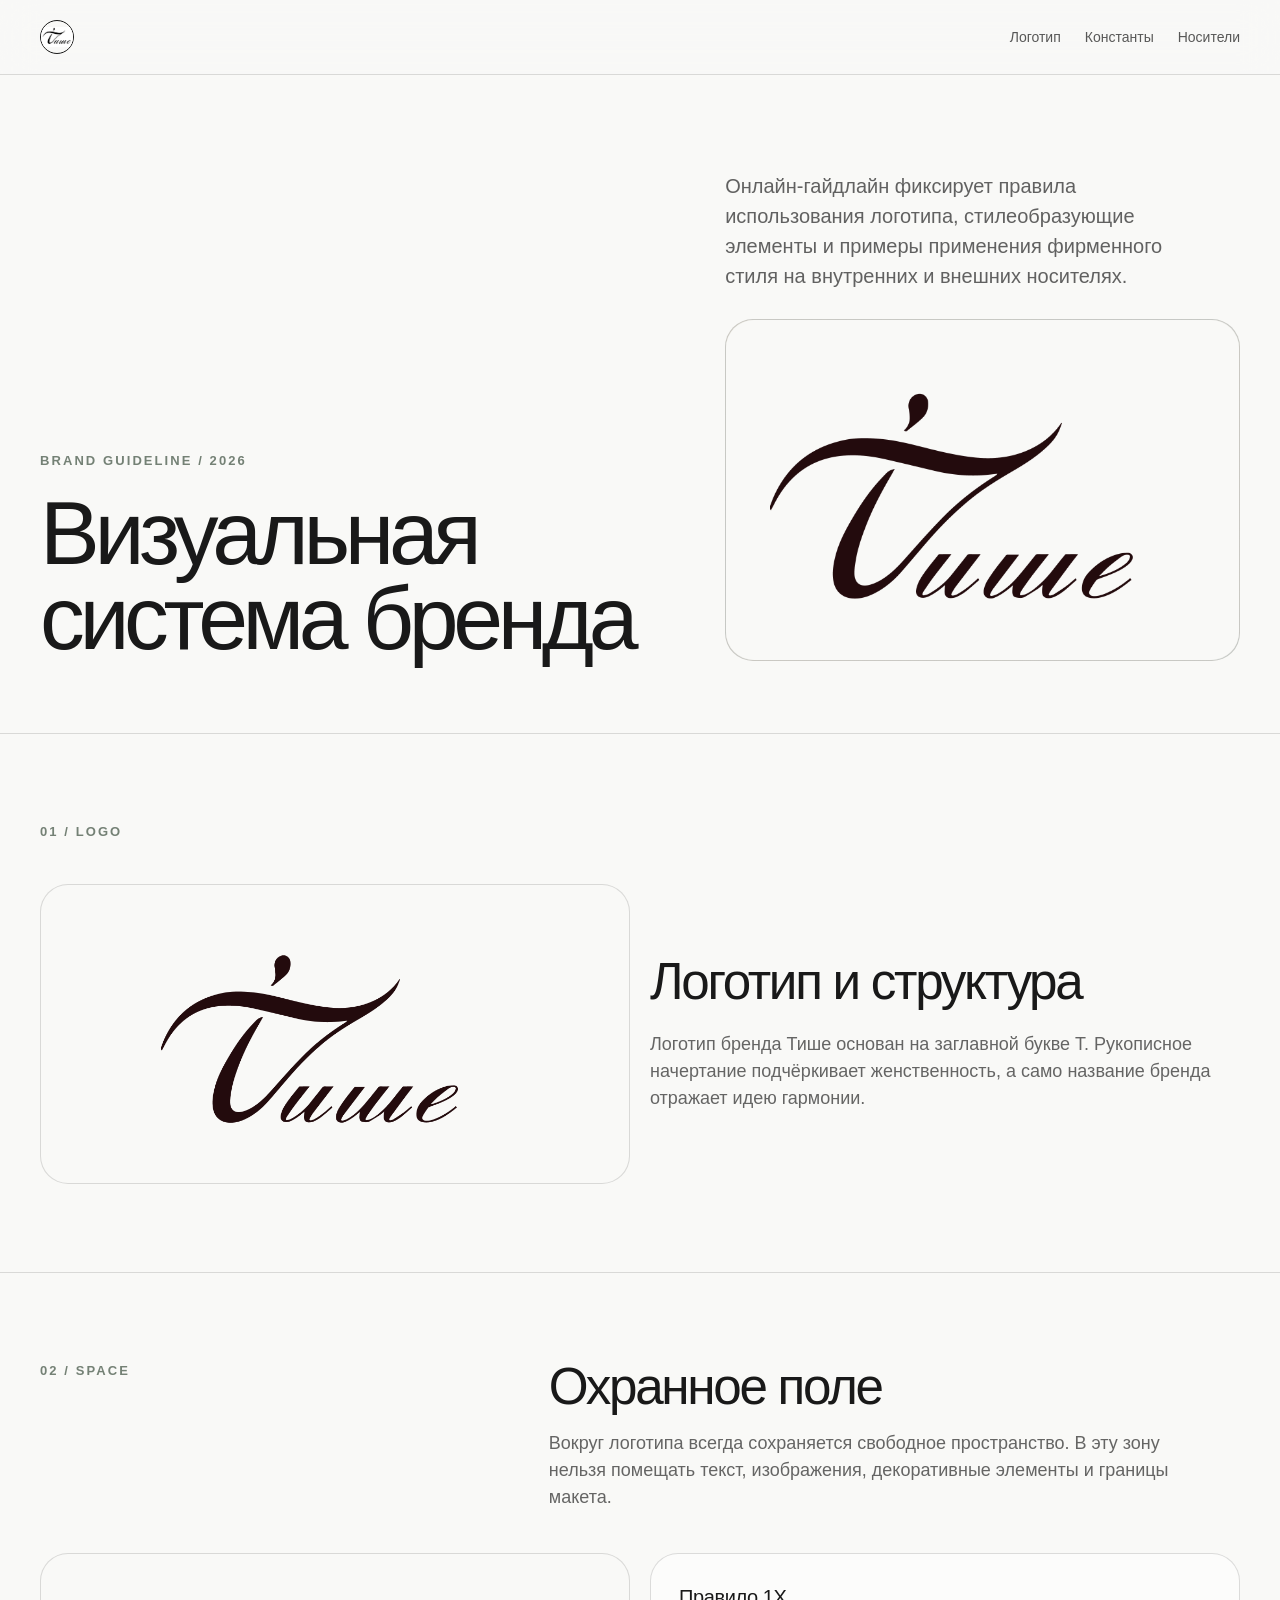
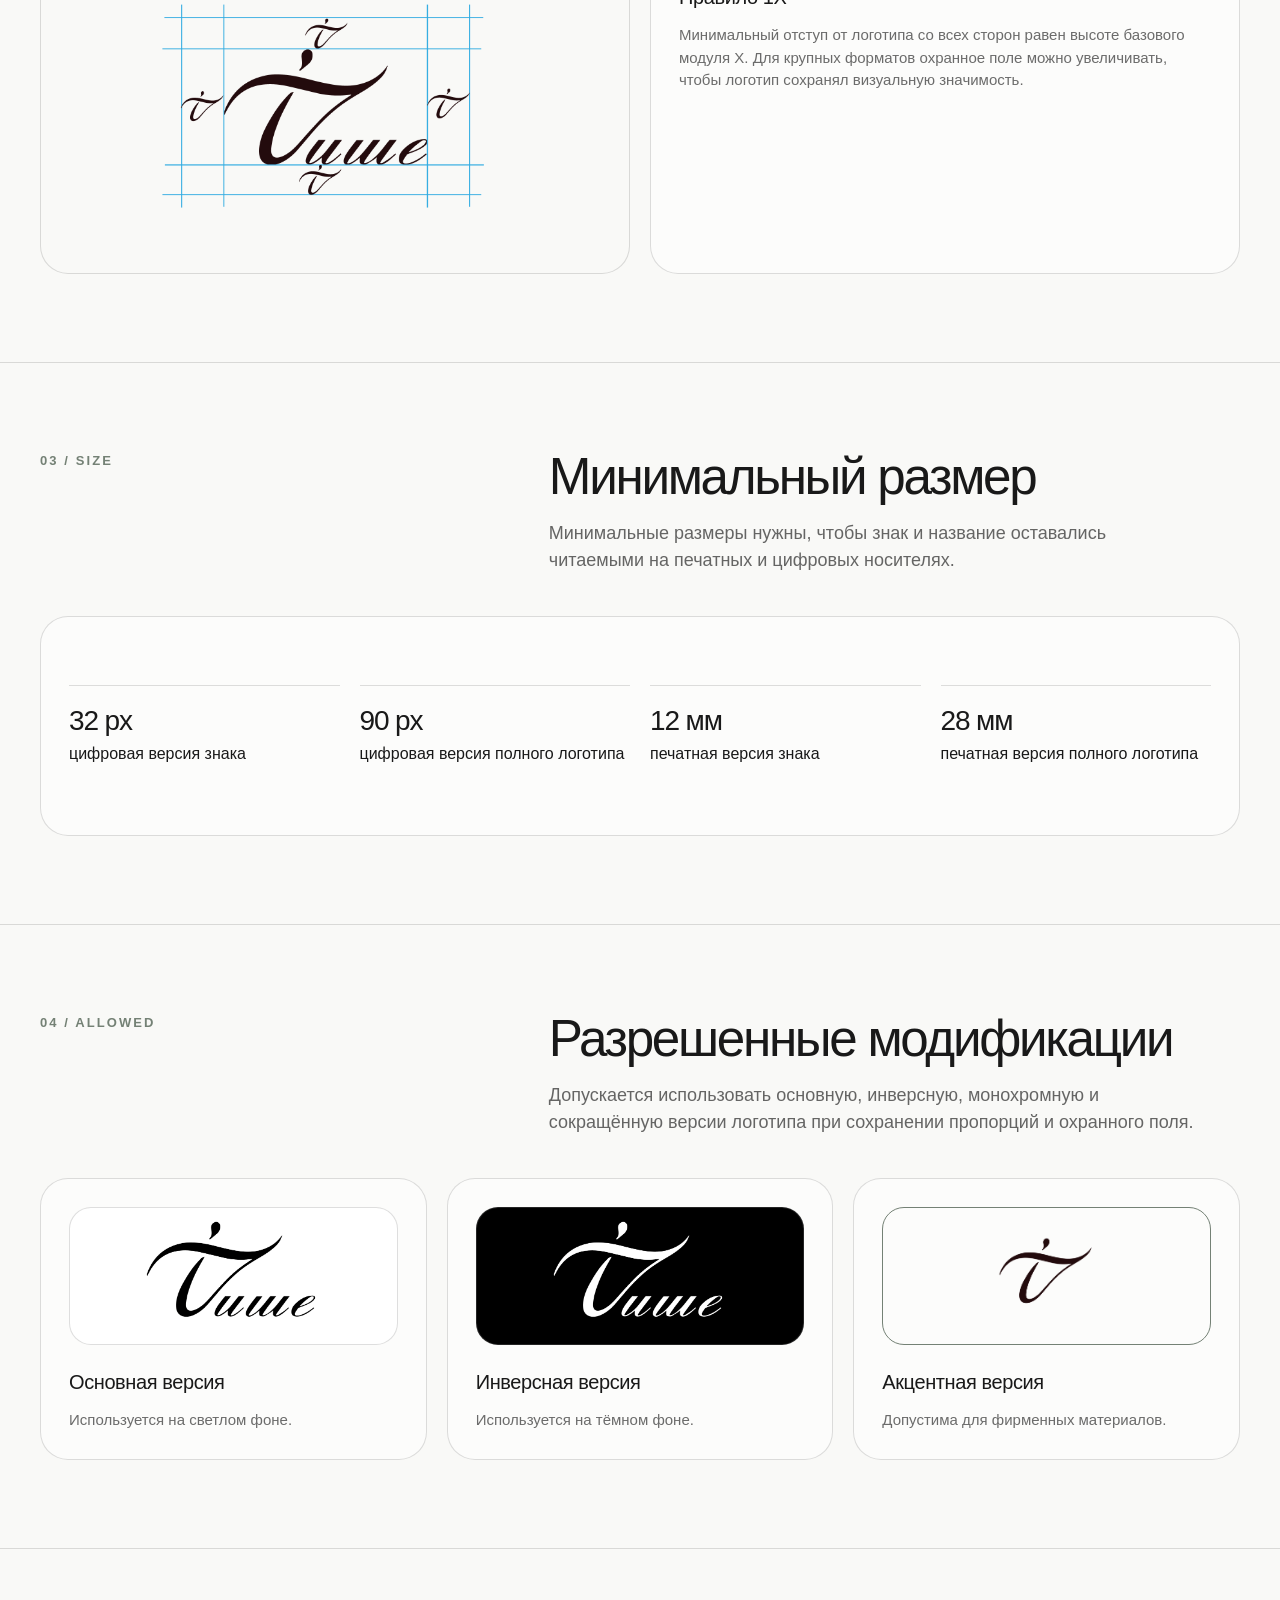
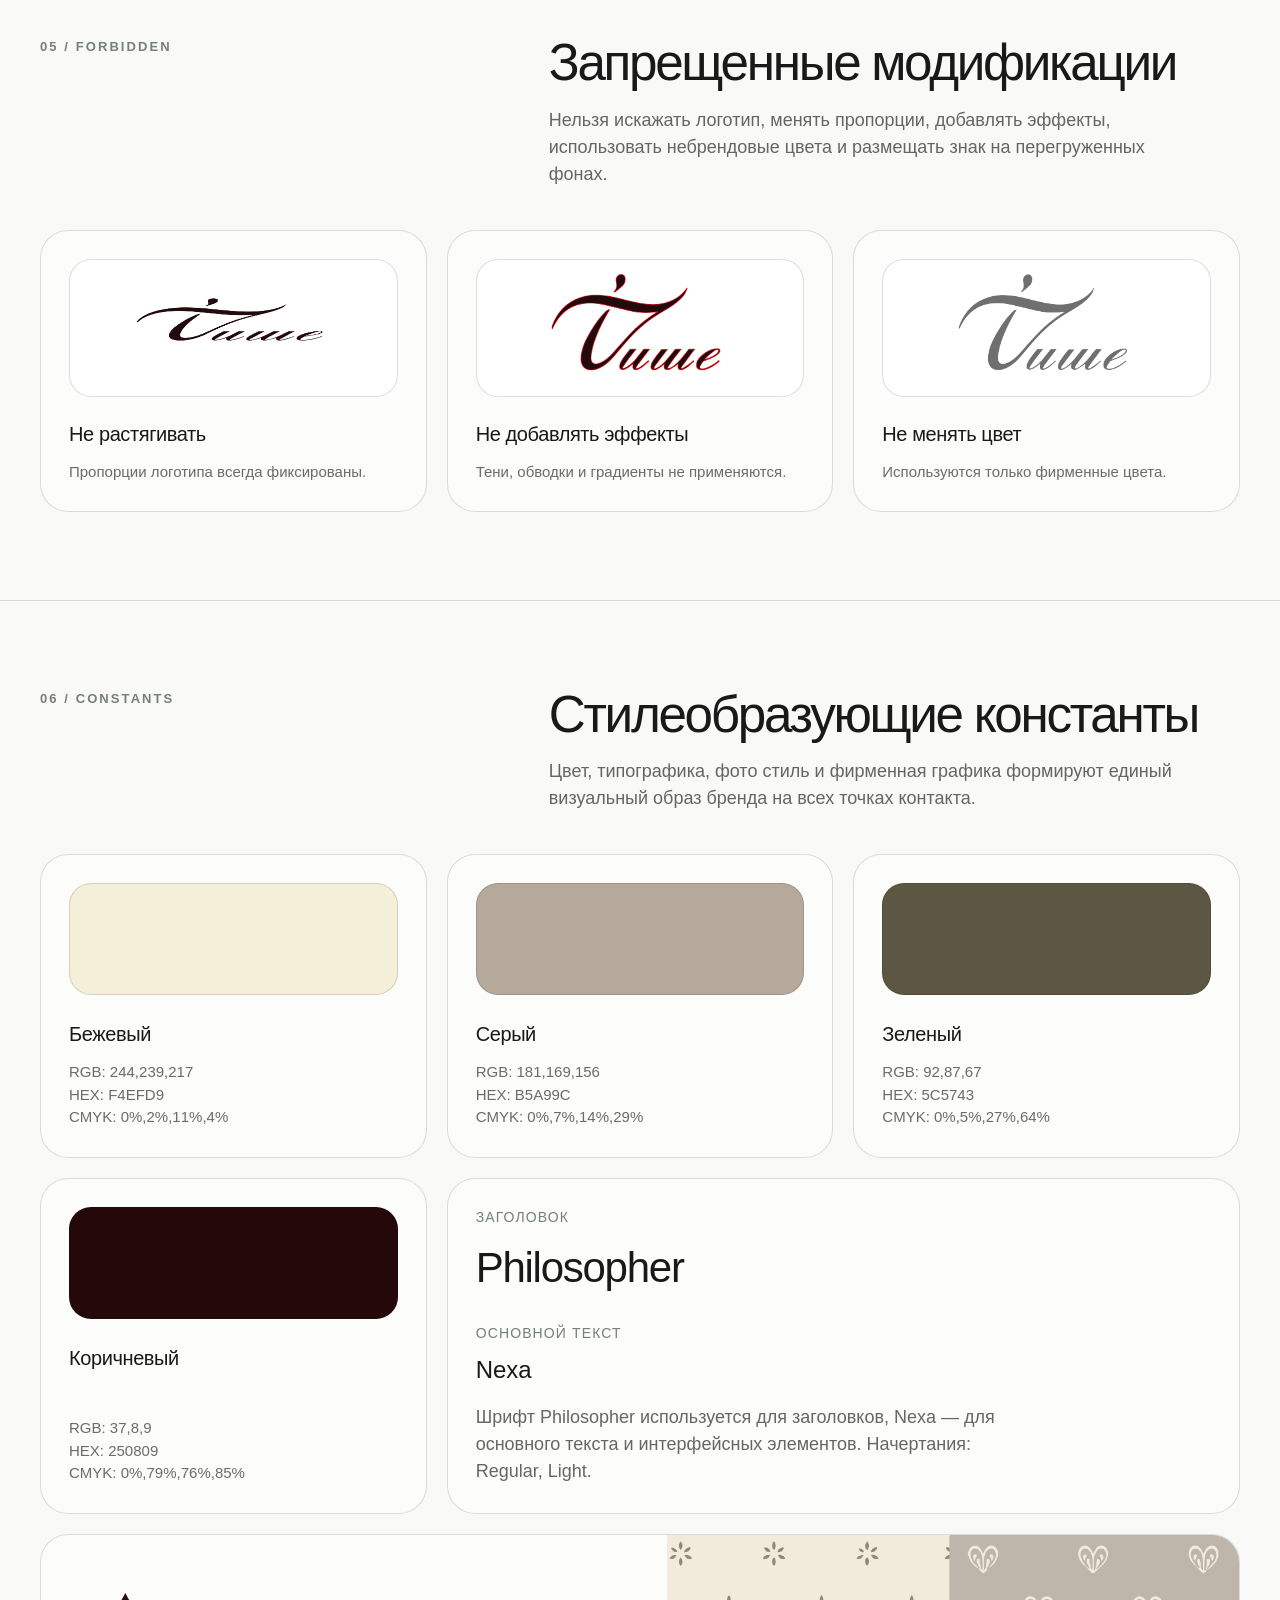
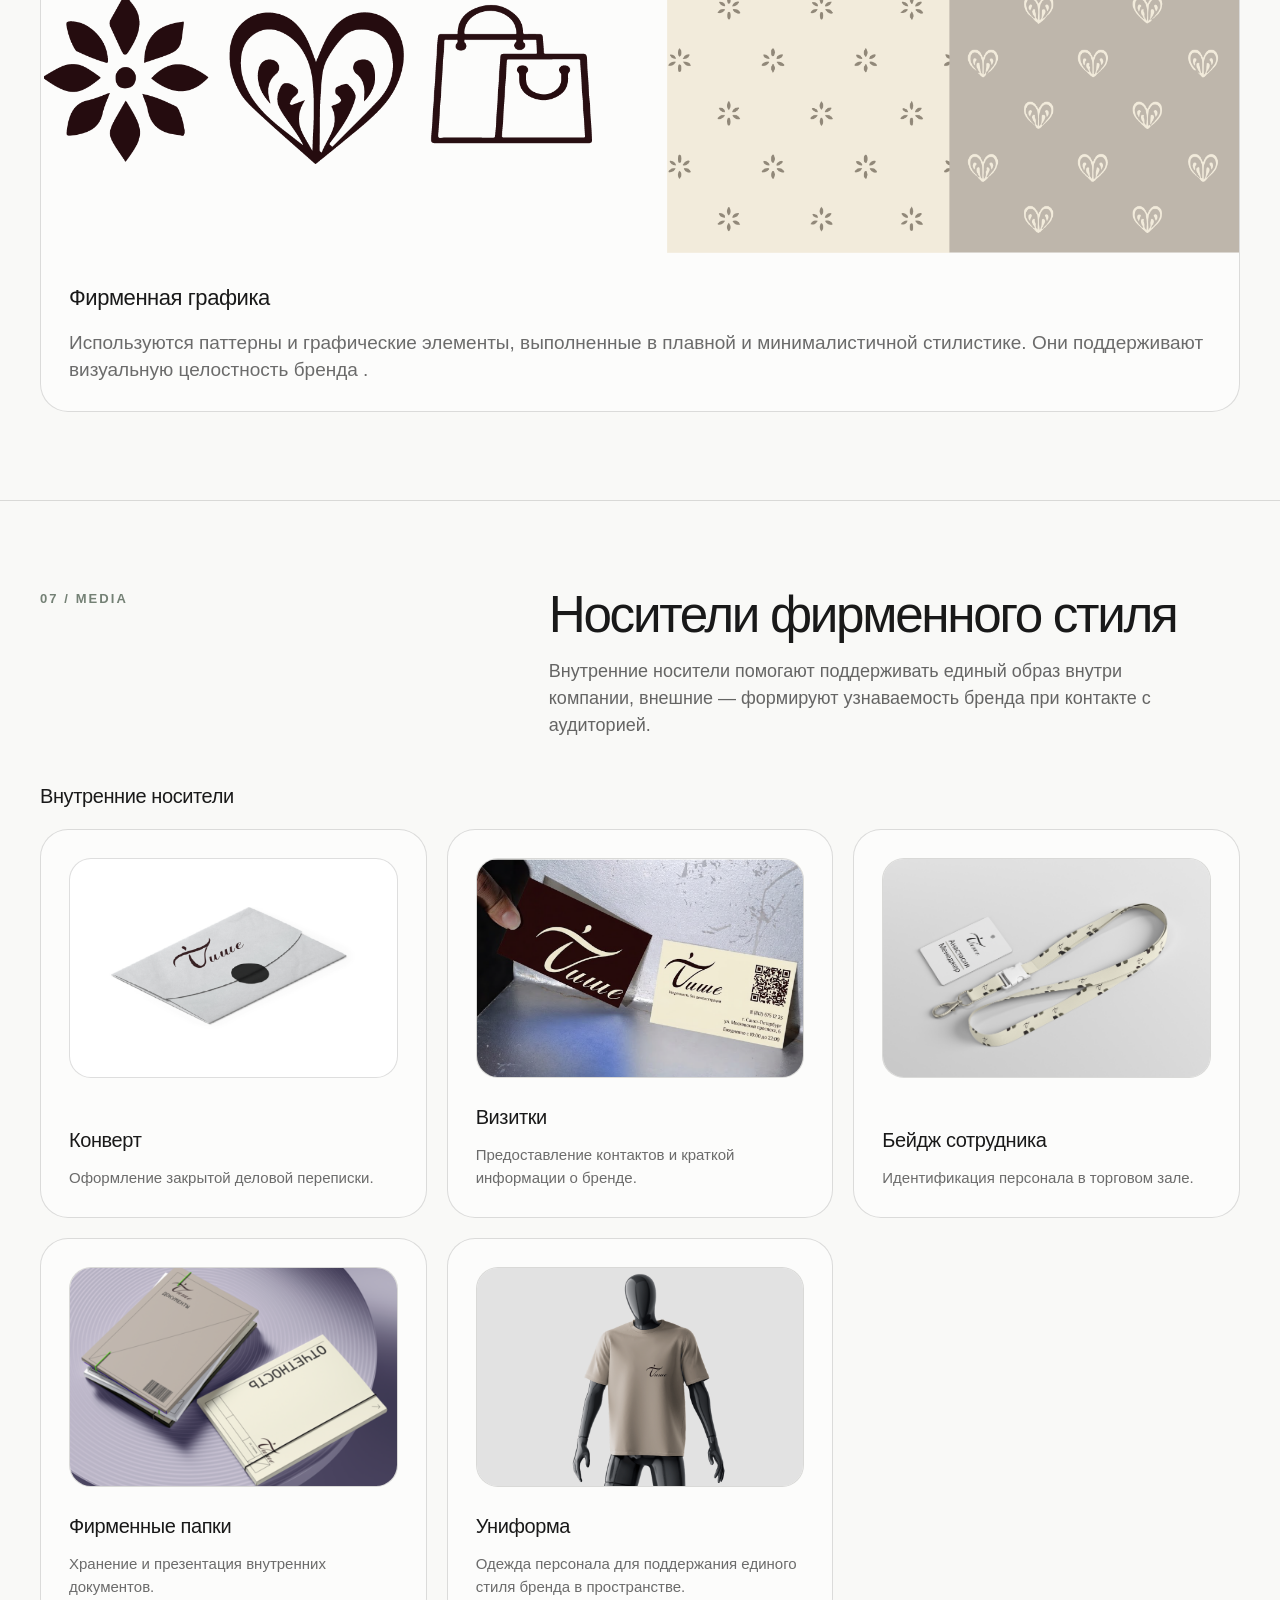
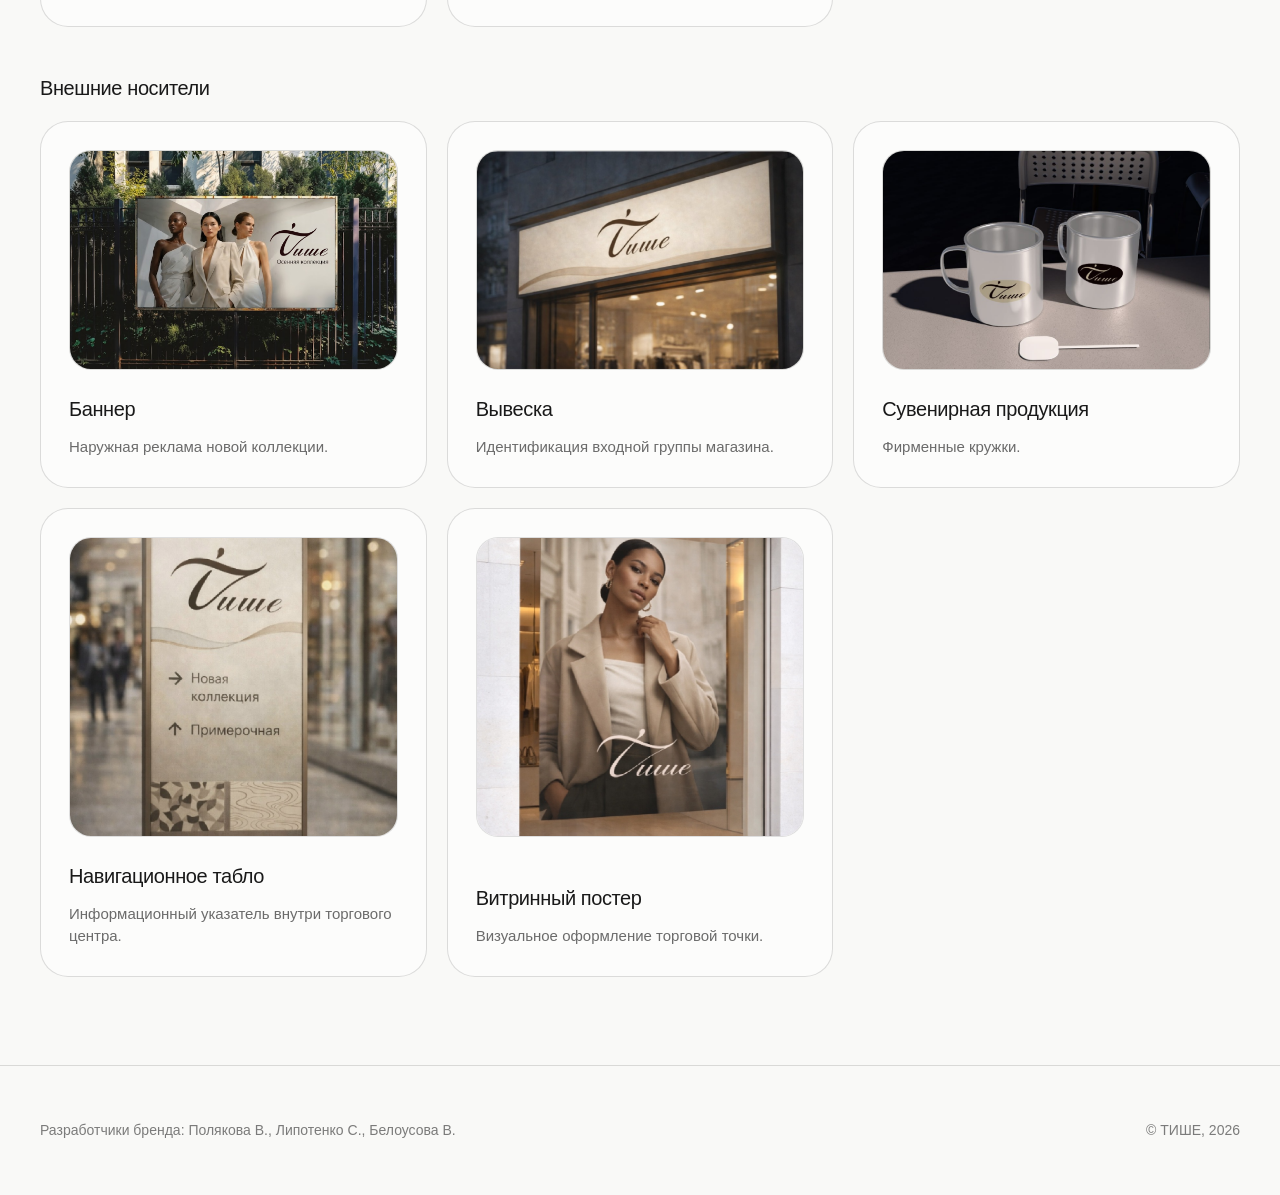
<file: index.html>
<!DOCTYPE html>
<html lang="ru">
<head>
<meta charset="UTF-8" />
<meta name="viewport" content="width=device-width, initial-scale=1.0" />
<title>guideline_tishe</title>
<link rel="stylesheet" href="style.css" />
</head>
<body>
<header class="header">
<div class="container header__inner">
<a href="#top" class="brand-mark" aria-label="На главную">
<span class="brand-mark__sign">
    <img src="img/вариант а_Монтажная область 1.png" alt="Lumina icon" class="brand-mark__img">
</span>
</a>
<nav class="nav" aria-label="Навигация">
<a href="#logo">Логотип</a>
<a href="#constants">Константы</a>
<a href="#media">Носители</a>
</nav>
</div>
</header>

<main id="top">
<section class="hero">
<div class="container hero__grid">
<div>
    <p class="eyebrow">Brand guideline / 2026</p>
    <h1>Визуальная система бренда</h1>
</div>
<div>
    <p class="hero__text">Онлайн-гайдлайн фиксирует правила использования логотипа, стилеобразующие элементы и примеры применения фирменного стиля на внутренних и внешних носителях.</p>
    <div class="hero__panel">
<div class="logo-preview" style="background-color: #f9f9f7; background-image: url('img/логотип_Монтажная%20область%201.png'); background-size: contain; background-position: center; background-repeat: no-repeat; height: 340px; width: calc(100% + 88px); margin: -44px; border-radius: 28px;">
</div>
    </div>
</div>
</div>
</section>

<section class="section" id="logo">
<div class="container">
<div class="section__head">
<p class="section__number">01 / Logo</p>
<div></div>
</div>

<div class="grid-2">
<!-- Левая часть: логотип (увеличенный) -->
<div class="card scheme" style="display: flex; justify-content: center; align-items: center; background: var(--white); overflow: visible;">
<!-- Убираем круги -->
<style>
    .scheme::before,
    .scheme::after {
    display: none !important;
    }
</style>
<img src="img/логотип_Монтажная%20область%201.png" alt="Lumina logo" style="width: 95%; height: auto; object-fit: contain; max-width: 420px;">
</div>

<!-- Правая часть: текст без рамки -->
<div style="display: flex; flex-direction: column; justify-content: center;">
<h2 style="font-size: clamp(34px, 4vw, 62px); line-height: 1; letter-spacing: -0.045em; font-weight: 500; margin-bottom: 24px;">Логотип и структура</h2>
<p style="color: rgba(25, 25, 25, 0.66); font-size: 18px; line-height: 1.5;">Логотип бренда Тише основан на заглавной букве Т. Рукописное начертание подчёркивает женственность, а само название бренда отражает идею гармонии.</p>
</div>
</div>
</div>
</section>

<section class="section">
<div class="container">
<div class="section__head">
<p class="section__number">02 / Space</p>
<div>
<h2>Охранное поле</h2>
<p class="section__desc">Вокруг логотипа всегда сохраняется свободное пространство. В эту зону нельзя помещать текст, изображения, декоративные элементы и границы макета.</p>
</div>
</div>

<div class="grid-2">
<!-- Левая часть: картинка охранного поля (увеличенная) -->
<div class="card scheme" style="display: flex; justify-content: center; align-items: center; background: var(--white); overflow: visible;">
<!-- Убираем круги -->
<style>
    .scheme::before,
    .scheme::after {
    display: none !important;
    }
</style>
<img src="img/охранное%20поле_Монтажная%20область%201.png" alt="Охранное поле Lumina" style="width: 95%; height: auto; object-fit: contain; max-width: 420px;">
</div>

<!-- Правая часть: текст правила -->
<div class="card">
<h3 class="card__title">Правило 1X</h3>
<p class="card__text">Минимальный отступ от логотипа со всех сторон равен высоте базового модуля X. Для крупных форматов охранное поле можно увеличивать, чтобы логотип сохранял визуальную значимость.</p>
</div>
</div>
</div>
</section>

<section class="section">
<div class="container">
<div class="section__head">
    <p class="section__number">03 / Size</p>
    <div>
    <h2>Минимальный размер</h2>
    <p class="section__desc">Минимальные размеры нужны, чтобы знак и название оставались читаемыми на печатных и цифровых носителях.</p>
    </div>
</div>

<div class="card">
    <div class="size-row">
    <div class="size-item">
        <strong>32 px</strong>
        <span>цифровая версия знака</span>
    </div>
    <div class="size-item">
        <strong>90 px</strong>
        <span>цифровая версия полного логотипа</span>
    </div>
    <div class="size-item">
        <strong>12 мм</strong>
        <span>печатная версия знака</span>
    </div>
    <div class="size-item">
        <strong>28 мм</strong>
        <span>печатная версия полного логотипа</span>
    </div>
    </div>
</div>
</div>
</section>

<section class="section">
<div class="container">
<div class="section__head">
<p class="section__number">04 / Allowed</p>
<div>
<h2>Разрешенные модификации</h2>
<p class="section__desc">Допускается использовать основную, инверсную, монохромную и сокращённую версии логотипа при сохранении пропорций и охранного поля.</p>
</div>
</div>

<div class="grid-3">
<!-- Основная версия (фон белый) -->
<div class="card mod-card">
<div class="mod-preview" style="display: flex; justify-content: center; align-items: center; background: #ffffff; border: 1px solid var(--line);">
    <img src="img/вариант%20а_Монтажная%20область%201.png" alt="Основная версия" style="width: auto; height: auto; max-width: 90%; max-height: 90%; object-fit: contain;">
</div>
<div>
    <h3 class="card__title">Основная версия</h3>
    <p class="card__text">Используется на светлом фоне.</p>
</div>
</div>

<!-- Инверсная версия (фон чёрный #000000) -->
<div class="card mod-card">
<div class="mod-preview" style="display: flex; justify-content: center; align-items: center; background: #000000; border: 1px solid rgba(255,255,255,0.14);">
    <img src="img/вариант%20б_Монтажная%20область%201.png" alt="Инверсная версия" style="width: auto; height: auto; max-width: 90%; max-height: 90%; object-fit: contain;">
</div>
<div>
    <h3 class="card__title">Инверсная версия</h3>
    <p class="card__text">Используется на тёмном фоне.</p>
</div>
</div>

<!-- Акцентная версия (с новой картинкой Favicon) -->
<div class="card mod-card">
<div class="mod-preview mod-preview--outline" style="display: flex; justify-content: center; align-items: center;">
    <img src="img/Favicon_Монтажная%20область%201.png" alt="Акцентная версия" style="width: auto; height: auto; max-width: 90%; max-height: 90%; object-fit: contain;">
</div>
<div>
    <h3 class="card__title">Акцентная версия</h3>
    <p class="card__text">Допустима для фирменных материалов.</p>
</div>
</div>
</div>
</div>
</section>

<section class="section">
<div class="container">
<div class="section__head">
<p class="section__number">05 / Forbidden</p>
<div>
<h2>Запрещенные модификации</h2>
<p class="section__desc">Нельзя искажать логотип, менять пропорции, добавлять эффекты, использовать небрендовые цвета и размещать знак на перегруженных фонах.</p>
</div>
</div>

<div class="grid-3">
<!-- Не растягивать -->
<div class="card mod-card">
<div class="mod-preview" style="display: flex; justify-content: center; align-items: center; background: #ffffff; border: 1px solid var(--line); height: 138px;">
<img src="img/не%20растягивать_Монтажная%20область%201.png" alt="Не растягивать" style="width: auto; height: auto; max-width: 90%; max-height: 90%; object-fit: contain;">
</div>
<div>
    <h3 class="card__title">Не растягивать</h3>
    <p class="card__text">Пропорции логотипа всегда фиксированы.</p>
</div>
</div>

<!-- Не добавлять эффекты -->
<div class="card mod-card">
<div class="mod-preview" style="display: flex; justify-content: center; align-items: center; background: #ffffff; border: 1px solid var(--line);">
    <img src="img/не%20добавлять%20эфекты_Монтажная%20область%201.png" alt="Не добавлять эффекты" style="width: auto; height: auto; max-width: 90%; max-height: 90%; object-fit: contain;">
</div>
<div>
    <h3 class="card__title">Не добавлять эффекты</h3>
    <p class="card__text">Тени, обводки и градиенты не применяются.</p>
</div>
</div>

<!-- Не менять цвет -->
<div class="card mod-card">
<div class="mod-preview" style="display: flex; justify-content: center; align-items: center; background: #ffffff; border: 1px solid var(--line);">
    <img src="img/не%20менять%20цвет_Монтажная%20область%201.png" alt="Не менять цвет" style="width: auto; height: auto; max-width: 90%; max-height: 90%; object-fit: contain;">
</div>
<div>
    <h3 class="card__title">Не менять цвет</h3>
    <p class="card__text">Используются только фирменные цвета.</p>
</div>
</div>
</div>
</div>
</section>

<section class="section" id="constants">
<div class="container">
<div class="section__head">
<p class="section__number">06 / Constants</p>
<div>
<h2>Стилеобразующие константы</h2>
<p class="section__desc">Цвет, типографика, фото стиль и фирменная графика формируют единый визуальный образ бренда на всех точках контакта.</p>
</div>
</div>

<div class="grid-3">
<!-- Бежевый -->
<div class="card color-card">
<div>
    <div class="color-chip" style="background: #F4EFD9"></div>
    <h3 class="card__title">Бежевый</h3>
</div>
<div>
    <p class="card__text">RGB: 244,239,217</p>
    <p class="card__text">HEX: F4EFD9</p>
    <p class="card__text">CMYK: 0%,2%,11%,4%</p>
</div>
</div>

<!-- Серый -->
<div class="card color-card">
<div>
    <div class="color-chip" style="background: #B5A99C"></div>
    <h3 class="card__title">Серый</h3>
</div>
<div>
    <p class="card__text">RGB: 181,169,156</p>
    <p class="card__text">HEX: B5A99C</p>
    <p class="card__text">CMYK: 0%,7%,14%,29%</p>
</div>
</div>

<!-- Зеленый -->
<div class="card color-card">
<div>
    <div class="color-chip" style="background: #5C5743"></div>
    <h3 class="card__title">Зеленый</h3>
</div>
<div>
    <p class="card__text">RGB: 92,87,67</p>
    <p class="card__text">HEX: 5C5743</p>
    <p class="card__text">CMYK: 0%,5%,27%,64%</p>
</div>
</div>

<!-- Коричневый -->
<div class="card color-card">
<div>
    <div class="color-chip" style="background: #250809"></div>
    <h3 class="card__title">Коричневый</h3>
</div>
<div>
    <p class="card__text">RGB: 37,8,9</p>
    <p class="card__text">HEX: 250809</p>
    <p class="card__text">CMYK: 0%,79%,76%,85%</p>
</div>
</div>

<!-- Типографика -->
<div class="card type-sample" style="grid-column: span 2;">
<div style="margin-bottom: 20px;">
    <p style="font-size: 14px; color: var(--green); text-transform: uppercase; letter-spacing: 0.08em; margin-bottom: 8px;">Заголовок</p>
    <p style="font-size: 42px; font-weight: 500; letter-spacing: -0.03em; margin-bottom: 24px;">Philosopher</p>
</div>
<div>
    <p style="font-size: 14px; color: var(--green); text-transform: uppercase; letter-spacing: 0.08em; margin-bottom: 8px;">Основной текст</p>
    <p style="font-size: 24px; font-weight: 400; margin-bottom: 16px;">Nexa</p>
</div>
<p class="type-sample__body" style="margin-top: 16px;">Шрифт Philosopher используется для заголовков, Nexa — для основного текста и интерфейсных элементов. Начертания: Regular, Light.</p>
</div>
</div>

<!-- Фирменная графика: фото смещено вправо -->
<div style="margin-top: 20px;">
<div class="card" style="padding: 0; overflow: hidden;">
<img src="img/фирменная%20графика-01-01-01.png" alt="Фирменная графика" style="width: 100%; display: block; margin: 0; padding: 0; position: relative; left: 3px;">
<div style="padding: 28px;">
<h3 class="card__title" style="font-size: 22px; margin-bottom: 16px;">Фирменная графика</h3>
<p class="card__text" style="font-size: 19px; line-height: 1.4; margin-bottom: 0;">Используются паттерны и графические элементы, выполненные в плавной и минималистичной стилистике. Они поддерживают визуальную целостность бренда .</p>
</div>
</div>
</div>
</div>
</section>

<section class="section" id="media">
<div class="container">
<div class="section__head">
    <p class="section__number">07 / Media</p>
    <div>
    <h2>Носители фирменного стиля</h2>
    <p class="section__desc">Внутренние носители помогают поддерживать единый образ внутри компании, внешние — формируют узнаваемость бренда при контакте с аудиторией.</p>
    </div>
</div>

<!-- Внутренние носители -->
<h3 class="card__title" style="margin-bottom: 18px;">Внутренние носители</h3>
<div class="grid-3">
<!-- Конверт -->
<div class="card media-card" style="min-height: 340px;">
<div class="media-card__mockup" style="height: 220px; background: #ffffff; border: 1px solid var(--line); border-radius: 22px; display: flex; align-items: center; justify-content: center; overflow: hidden;">
<img src="img/конверт.png" alt="Конверт" style="width: 100%; height: 100%; object-fit: contain; display: block;">
</div>
<div>
<h3 class="card__title">Конверт</h3>
<p class="card__text">Оформление закрытой деловой переписки.</p>
</div>
</div>
    
    <!-- Визитки -->
    <div class="card media-card" style="min-height: 340px;">
    <div class="media-card__mockup" style="height: 220px; background: #f9f9f7; border: 1px solid var(--line); border-radius: 22px; display: flex; align-items: center; justify-content: center; overflow: hidden;">
        <img src="img/мокап%207-01.png" alt="Визитки" style="width: 100%; height: 100%; object-fit: cover; display: block;">
    </div>
    <div>
        <h3 class="card__title">Визитки</h3>
        <p class="card__text">Предоставление контактов и краткой информации о бренде.</p>
    </div>
    </div>
    
    <!-- Бейдж сотрудника -->
    <div class="card media-card" style="min-height: 340px;">
    <div class="media-card__mockup" style="height: 220px; background: #f9f9f7; border: 1px solid var(--line); border-radius: 22px; display: flex; align-items: center; justify-content: center; overflow: hidden;">
        <img src="img/бейдж.png" alt="Бейдж сотрудника" style="width: 100%; height: 100%; object-fit: cover; display: block;">
    </div>
    <div>
        <h3 class="card__title">Бейдж сотрудника</h3>
        <p class="card__text">Идентификация персонала в торговом зале.</p>
    </div>
    </div>
    
    <!-- Фирменные папки -->
    <div class="card media-card" style="min-height: 340px;">
    <div class="media-card__mockup" style="height: 220px; background: #f9f9f7; border: 1px solid var(--line); border-radius: 22px; display: flex; align-items: center; justify-content: center; overflow: hidden;">
        <img src="img/фирменные%20папки1.png" alt="Фирменные папки" style="width: 100%; height: 100%; object-fit: cover; display: block;">
    </div>
    <div>
        <h3 class="card__title">Фирменные папки</h3>
        <p class="card__text">Хранение и презентация внутренних документов.</p>
    </div>
    </div>
    
    <!-- Униформа -->
    <div class="card media-card" style="min-height: 340px;">
    <div class="media-card__mockup" style="height: 220px; background: #f9f9f7; border: 1px solid var(--line); border-radius: 22px; display: flex; align-items: center; justify-content: center; overflow: hidden;">
        <img src="img/униформа.png" alt="Униформа" style="width: 100%; height: 100%; object-fit: cover; display: block;">
    </div>
    <div>
        <h3 class="card__title">Униформа</h3>
        <p class="card__text">Одежда персонала для поддержания единого стиля бренда в пространстве.</p>
    </div>
    </div>
</div>

<!-- Внешние носители -->
<h3 class="card__title" style="margin:46px 0 18px;">Внешние носители</h3>
<div class="grid-3">
    <!-- Баннер -->
    <div class="card media-card" style="min-height: 340px;">
    <div class="media-card__mockup" style="height: 220px; background: #f9f9f7; border: 1px solid var(--line); border-radius: 22px; display: flex; align-items: center; justify-content: center; overflow: hidden;">
        <img src="img/баннер.png" alt="Баннер" style="width: 100%; height: 100%; object-fit: cover; display: block;">
    </div>
    <div>
        <h3 class="card__title">Баннер</h3>
        <p class="card__text">Наружная реклама новой коллекции.</p>
    </div>
    </div>
    
    <!-- Вывеска -->
    <div class="card media-card" style="min-height: 340px;">
    <div class="media-card__mockup" style="height: 220px; background: #f9f9f7; border: 1px solid var(--line); border-radius: 22px; display: flex; align-items: center; justify-content: center; overflow: hidden;">
        <img src="img/вывеска%20.png" alt="Вывеска" style="width: 100%; height: 100%; object-fit: cover; display: block;">
    </div>
    <div>
        <h3 class="card__title">Вывеска</h3>
        <p class="card__text">Идентификация входной группы магазина.</p>
    </div>
    </div>
        <!-- Сувенирная продукция -->
    <div class="card media-card" style="min-height: 340px;">
    <div class="media-card__mockup" style="height: 220px; background: #f9f9f7; border: 1px solid var(--line); border-radius: 22px; display: flex; align-items: center; justify-content: center; overflow: hidden;">
        <img src="img/сувенирная%20продукция.png" alt="Сувенирная продукция" style="width: 100%; height: 100%; object-fit: cover; display: block;">
    </div>
    <div>
        <h3 class="card__title">Сувенирная продукция</h3>
        <p class="card__text">Фирменные кружки.</p>
    </div>
    </div>
    
<!-- Навигационное табло (вертикальное) -->
<div class="card media-card" style="min-height: 420px;">
<div class="media-card__mockup" style="height: 300px; background: #ffffff; border: 1px solid var(--line); border-radius: 22px; display: flex; align-items: center; justify-content: center; overflow: hidden;">
<img src="img/навигационное%20табло.png" alt="Навигационное табло" style="width: 100%; height: 100%; object-fit: cover; display: block;">
</div>
<div>
<h3 class="card__title">Навигационное табло</h3>
<p class="card__text">Информационный указатель внутри торгового центра.</p>
</div>
</div>

<!-- Витринный постер (вертикальный) -->
<div class="card media-card" style="min-height: 420px;">
<div class="media-card__mockup" style="height: 300px; background: #ffffff; border: 1px solid var(--line); border-radius: 22px; display: flex; align-items: center; justify-content: center; overflow: hidden;">
<img src="img/постер.png" alt="Витринный постер" style="width: 100%; height: 100%; object-fit: cover; display: block;">
</div>
<div>
<h3 class="card__title">Витринный постер</h3>
<p class="card__text">Визуальное оформление торговой точки.</p>
</div>
</div>
</div>
</div>
</section>
</main>

<footer class="footer">
<div class="container footer__inner">
<p>Разработчики бренда: Полякова В., Липотенко С., Белоусова В.</p>
<p>© ТИШЕ, 2026</p>
</div>
</footer>
</body>
</html>
</file>
<file: style.css>
:root {
    --black: #191919;
    --gray: #8c8179;
    --cream: #dad6cb;
    --green: #748175;
    --white: #f9f9f7;
    --line: rgba(25, 25, 25, 0.14);
    --radius: 28px;
    --container: 1200px;
}



.logo-preview__symbol {
width: 132px;
height: 132px;
margin: 0 auto 28px;
border: 2px solid var(--black);
border-radius: 50%;
position: relative;
display: flex;
align-items: center;
justify-content: center;
background: white;
overflow: hidden;
}

/* Убираем старые псевдоэлементы */
.logo-preview__symbol::before,
.logo-preview__symbol::after {
display: none;
}

.logo-preview__img {
width: 70%;
height: 70%;
object-fit: contain;
display: block;
}

.brand-mark__sign {
width: 34px;
height: 34px;
background: transparent;
border: none; /* убираем старую рамку */
display: flex;
align-items: center;
justify-content: center;
overflow: hidden;
position: relative;
}

.brand-mark__img {
width: 100%;
height: 100%;
object-fit: contain; /* картинка впишется идеально */
display: block;
}

/* Убираем старые псевдоэлементы, если мешают */
.brand-mark__sign::before,
.brand-mark__sign::after {
display: none;
}
* {
    box-sizing: border-box;
    margin: 0;
    padding: 0;
}

html {
    scroll-behavior: smooth;
}

body {
    font-family: Inter, Arial, sans-serif;
    background: var(--white);
    color: var(--black);
    line-height: 1.5;
}

a {
    color: inherit;
    text-decoration: none;
}

img {
    max-width: 100%;
    display: block;
}

.container {
    width: min(var(--container), calc(100% - 40px));
    margin: 0 auto;
}

.header {
    position: sticky;
    top: 0;
    z-index: 10;
    background: rgba(249, 249, 247, 0.86);
    backdrop-filter: blur(18px);
    border-bottom: 1px solid var(--line);
}

.header__inner {
    height: 74px;
    display: flex;
    align-items: center;
    justify-content: space-between;
    gap: 32px;
}

.brand-mark {
    display: flex;
    align-items: center;
    gap: 12px;
    font-weight: 600;
    letter-spacing: 0.04em;
    text-transform: uppercase;
}

.brand-mark__sign {
    width: 34px;
    height: 34px;
    border: 1.5px solid var(--black);
    border-radius: 50%;
    position: relative;
}

.brand-mark__sign::after {
    content: "";
    position: absolute;
    inset: 9px;
    border: 1.5px solid var(--green);
    border-radius: 50%;
}

.nav {
    display: flex;
    align-items: center;
    gap: 24px;
    font-size: 14px;
    color: rgba(25, 25, 25, 0.72);
}

.nav a:hover {
    color: var(--black);
}

.hero {
    padding: 96px 0 72px;
    border-bottom: 1px solid var(--line);
}

.hero__grid {
    display: grid;
    grid-template-columns: 1.1fr 0.9fr;
    gap: 56px;
    align-items: end;
}

.eyebrow {
    font-size: 13px;
    text-transform: uppercase;
    letter-spacing: 0.16em;
    color: var(--green);
    margin-bottom: 20px;
    font-weight: 600;
}

h1 {
    font-size: clamp(48px, 7vw, 104px);
    line-height: 0.95;
    letter-spacing: -0.06em;
    max-width: 860px;
    font-weight: 500;
}

.hero__text {
    font-size: 20px;
    color: rgba(25, 25, 25, 0.68);
    max-width: 460px;
    margin-bottom: 28px;
}

.hero__panel {
    min-height: 340px;
    border: 1px solid var(--line);
    border-radius: var(--radius);
    background:
    linear-gradient(135deg, rgba(218, 214, 203, 0.55), rgba(116, 129, 117, 0.16)),
    var(--white);
    display: flex;
    align-items: center;
    justify-content: center;
    padding: 44px;
}

.logo-preview {
    text-align: center;
}

.logo-preview__symbol {
    width: 132px;
    height: 132px;
    margin: 0 auto 28px;
    border: 2px solid var(--black);
    border-radius: 50%;
    position: relative;
}

.logo-preview__symbol::before,
.logo-preview__symbol::after {
    content: "";
    position: absolute;
    border-radius: 50%;
}

.logo-preview__symbol::before {
    inset: 26px;
    border: 2px solid var(--green);
}

.logo-preview__symbol::after {
    width: 12px;
    height: 12px;
    background: var(--gray);
    left: 50%;
    top: 50%;
    transform: translate(-50%, -50%);
}

.logo-preview__name {
    font-size: 42px;
    line-height: 1;
    letter-spacing: -0.05em;
    font-weight: 500;
}

.logo-preview__caption {
    margin-top: 12px;
    font-size: 13px;
    letter-spacing: 0.18em;
    text-transform: uppercase;
    color: var(--gray);
}

.section {
    padding: 88px 0;
    border-bottom: 1px solid var(--line);
}

.section__head {
    display: grid;
    grid-template-columns: 0.8fr 1.2fr;
    gap: 48px;
    margin-bottom: 42px;
}

.section__number {
    font-size: 13px;
    color: var(--green);
    letter-spacing: 0.16em;
    text-transform: uppercase;
    font-weight: 600;
}

h2 {
    font-size: clamp(34px, 4vw, 62px);
    line-height: 1;
    letter-spacing: -0.045em;
    font-weight: 500;
}

.section__desc {
    margin-top: 18px;
    max-width: 650px;
    color: rgba(25, 25, 25, 0.66);
    font-size: 18px;
}

.grid-2 {
    display: grid;
    grid-template-columns: repeat(2, 1fr);
    gap: 20px;
}

.grid-3 {
    display: grid;
    grid-template-columns: repeat(3, 1fr);
    gap: 20px;
}

.card {
    border: 1px solid var(--line);
    border-radius: var(--radius);
    background: rgba(255, 255, 255, 0.45);
    padding: 28px;
    min-height: 220px;
}

.card--dark {
    background: var(--black);
    color: var(--white);
}

.card__title {
    font-size: 20px;
    font-weight: 500;
    letter-spacing: -0.02em;
    margin-bottom: 12px;
}

.card__text {
    color: rgba(25, 25, 25, 0.64);
    font-size: 15px;
}

.card--dark .card__text {
    color: rgba(249, 249, 247, 0.64);
}

.scheme {
    min-height: 300px;
    display: flex;
    align-items: center;
    justify-content: center;
    position: relative;
    overflow: hidden;
}

.scheme::before,
.scheme::after {
    content: "";
    position: absolute;
    border: 1px dashed rgba(25, 25, 25, 0.25);
    border-radius: 50%;
}

.scheme::before {
    width: 220px;
    height: 220px;
}

.scheme::after {
    width: 150px;
    height: 150px;
}

.scheme__x {
    position: absolute;
    top: 28px;
    left: 28px;
    width: 46px;
    height: 46px;
    border: 1px solid var(--green);
    display: flex;
    align-items: center;
    justify-content: center;
    color: var(--green);
    border-radius: 50%;
    font-size: 14px;
    font-weight: 600;
}

.clear-space {
    border: 1px dashed var(--green);
    padding: 42px;
    display: inline-flex;
    align-items: center;
    justify-content: center;
    position: relative;
}

.clear-space::before {
    content: "охранное поле = 1X";
    position: absolute;
    top: -12px;
    left: 24px;
    background: var(--white);
    padding: 0 8px;
    color: var(--green);
    font-size: 12px;
    text-transform: uppercase;
    letter-spacing: 0.08em;
}

.mini-logo {
    width: 150px;
    height: 76px;
    border: 1px solid var(--black);
    border-radius: 999px;
    display: flex;
    align-items: center;
    justify-content: center;
    font-weight: 500;
    letter-spacing: -0.04em;
}

.size-row {
    display: flex;
    justify-content: space-between;
    align-items: end;
    gap: 20px;
    padding-top: 40px;
}

.size-item {
    border-top: 1px solid var(--line);
    padding-top: 14px;
    flex: 1;
}

.size-item strong {
    display: block;
    font-size: 28px;
    letter-spacing: -0.04em;
    font-weight: 500;
}

.mod-card {
    min-height: 260px;
    display: flex;
    flex-direction: column;
    justify-content: space-between;
}

.mod-preview {
    height: 138px;
    border-radius: 22px;
    border: 1px solid var(--line);
    display: flex;
    align-items: center;
    justify-content: center;
    margin-bottom: 22px;
    background: rgba(218, 214, 203, 0.22);
    font-size: 24px;
    letter-spacing: -0.04em;
}

.mod-preview--dark {
    background: var(--black);
    color: var(--white);
}

.mod-preview--outline {
    background: transparent;
    color: var(--green);
    border-color: var(--green);
}

.mod-preview--bad {
    position: relative;
    opacity: 0.75;
}

.mod-preview--bad::after {
    content: "";
    position: absolute;
    width: 80%;
    height: 1.5px;
    background: #b14a3b;
    transform: rotate(-14deg);
}

.color-card {
    min-height: 240px;
    display: flex;
    flex-direction: column;
    justify-content: space-between;
}

.color-chip {
    width: 100%;
    height: 112px;
    border-radius: 22px;
    border: 1px solid var(--line);
    margin-bottom: 24px;
}

.type-sample {
    min-height: 300px;
}

.type-sample__big {
    font-size: clamp(44px, 6vw, 86px);
    line-height: 0.95;
    letter-spacing: -0.06em;
    margin-bottom: 28px;
}

.type-sample__body {
    color: rgba(25, 25, 25, 0.66);
    max-width: 520px;
    font-size: 18px;
}

.photo-style {
    min-height: 360px;
    background:
    linear-gradient(135deg, rgba(25, 25, 25, 0.16), rgba(116, 129, 117, 0.12)),
    radial-gradient(circle at 70% 30%, rgba(218, 214, 203, 0.9), transparent 38%),
    var(--cream);
    display: flex;
    align-items: end;
}

.graphic-lines {
    min-height: 360px;
    background:
    linear-gradient(90deg, transparent 49.7%, rgba(25, 25, 25, 0.11) 50%, transparent 50.3%),
    linear-gradient(0deg, transparent 49.7%, rgba(25, 25, 25, 0.11) 50%, transparent 50.3%);
    background-size: 58px 58px;
    position: relative;
    overflow: hidden;
}

.graphic-lines::before,
.graphic-lines::after {
    content: "";
    position: absolute;
    border: 1.5px solid var(--green);
    border-radius: 50%;
}

.graphic-lines::before {
    width: 240px;
    height: 240px;
    right: 42px;
    top: 46px;
}

.graphic-lines::after {
    width: 138px;
    height: 138px;
    left: 52px;
    bottom: 48px;
}

.media-card {
    min-height: 280px;
    display: flex;
    flex-direction: column;
    justify-content: space-between;
    overflow: hidden;
    position: relative;
}

.media-card__mockup {
    height: 155px;
    border-radius: 22px;
    background: linear-gradient(135deg, rgba(218, 214, 203, 0.8), rgba(116, 129, 117, 0.22));
    border: 1px solid var(--line);
    display: flex;
    align-items: center;
    justify-content: center;
    color: rgba(25, 25, 25, 0.5);
    font-size: 13px;
    text-transform: uppercase;
    letter-spacing: 0.12em;
    margin-bottom: 24px;
}

.media-card:nth-child(even) .media-card__mockup {
    background: var(--black);
    color: rgba(249, 249, 247, 0.66);
}

.footer {
    padding: 54px 0;
    color: rgba(25, 25, 25, 0.56);
    font-size: 14px;
}

.footer__inner {
    display: flex;
    align-items: center;
    justify-content: space-between;
    gap: 24px;
}

@media (max-width: 960px) {
    .nav {
    display: none;
    }

    .hero__grid,
    .section__head,
    .grid-2,
    .grid-3 {
    grid-template-columns: 1fr;
    }

    .hero {
    padding-top: 72px;
    }
}

@media (max-width: 560px) {
    .container {
    width: min(100% - 24px, var(--container));
    }

    .header__inner {
    height: 64px;
    }

    .section {
    padding: 64px 0;
    }

    .card {
    padding: 22px;
    }

    .size-row {
    flex-direction: column;
    align-items: stretch;
    }

    .footer__inner {
    flex-direction: column;
    align-items: flex-start;
    }
}
</file>
